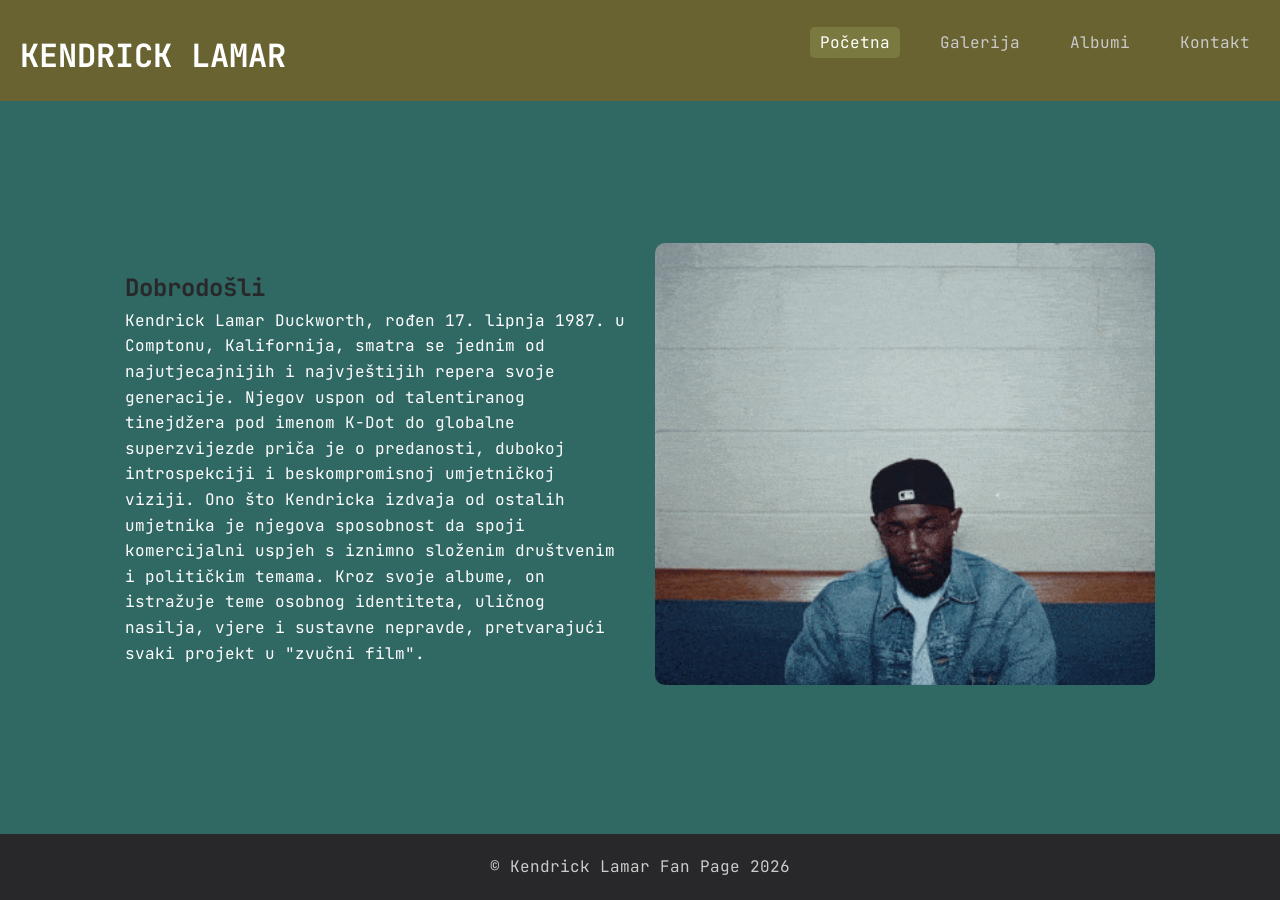
<file: index.html>
<!DOCTYPE html>
<html lang="en">
<head>
    <meta charset="UTF-8">
    <meta name="viewport" content="width=device-width, initial-scale=1.0">
    <title>Kendrick Lamar - Početna</title>
    <link rel="stylesheet" href="Styles\style.css">
    <link href="https://fonts.googleapis.com/css2?family=JetBrains+Mono&display=swap" rel="stylesheet">
    <link rel="icon" href="../Images/favicon.png">
</head>
<body>
    <header>
        <nav class="nav-container">
            <h1 class="kendrickTitle">KENDRICK LAMAR</h1>
            <ul class="nav-links">
                <li><a href="index.html" class="active">Početna</a></li>
                <li><a href="Pages\galerija.html">Galerija</a></li>
                <li><a href="Pages\albumi.html">Albumi</a></li>
                <li><a href="Pages\kontakt.html">Kontakt</a></li>
            </ul>
        </nav>
    </header>


     <main class="hero-section">
        <section class="intro">
            <h2>Dobrodošli</h2>
            <p>Kendrick Lamar Duckworth, rođen 17. lipnja 1987. u Comptonu, Kalifornija, smatra se jednim od najutjecajnijih i najvještijih repera svoje generacije. 
               Njegov uspon od talentiranog tinejdžera pod imenom K-Dot do globalne superzvijezde priča je o predanosti, dubokoj introspekciji i beskompromisnoj umjetničkoj viziji.
               Ono što Kendricka izdvaja od ostalih umjetnika je njegova sposobnost da spoji komercijalni uspjeh s iznimno složenim društvenim i političkim temama. 
               Kroz svoje albume, on istražuje teme osobnog identiteta, uličnog nasilja, vjere i sustavne nepravde, pretvarajući svaki projekt u "zvučni film".</p>
        </section>
        <section class="hero-image">
            <img src="Images/kendrick.gif" alt="Kendrick Lamar GIF" />
        </section>
    </main>

<footer>
    <p>&copy; Kendrick Lamar Fan Page <span id="year"></span></p>
</footer>

<script src="Scripts/script.js"></script>

</body>
</html>
</file>
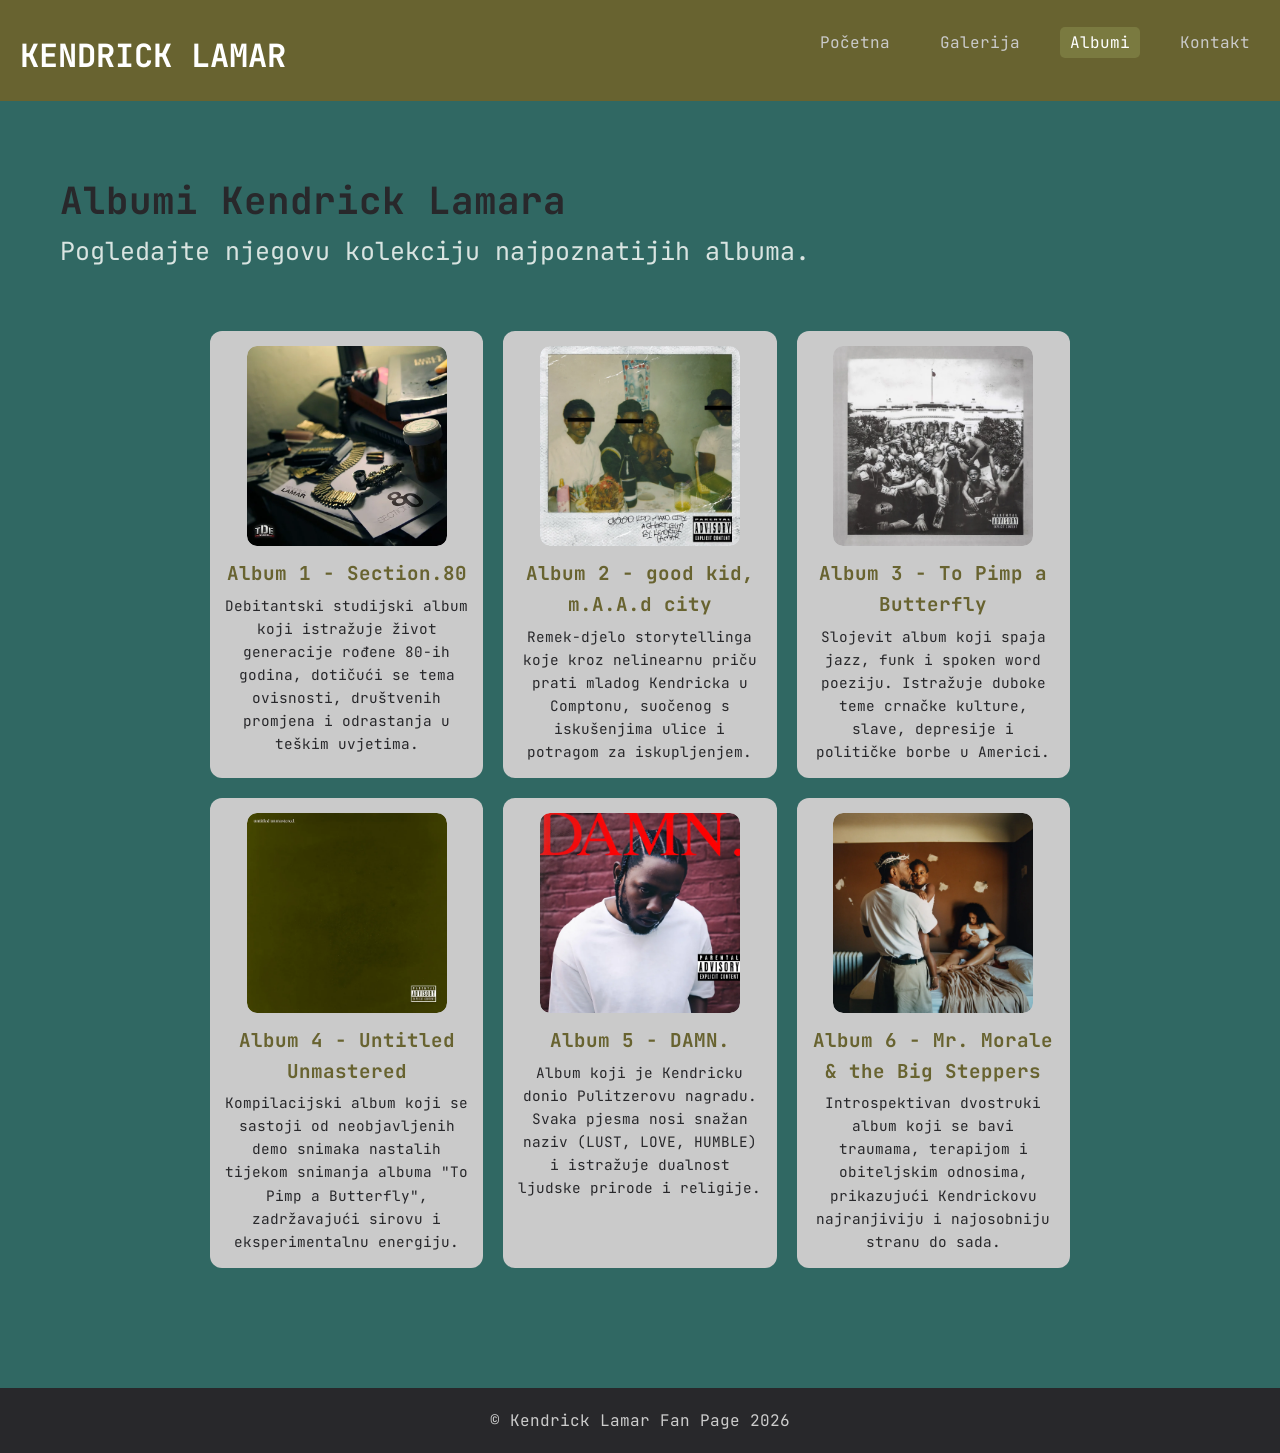
<file: Pages/albumi.html>
<!DOCTYPE html>
<html lang="en">
<head>
    <meta charset="UTF-8">
    <meta name="viewport" content="width=device-width, initial-scale=1.0">
    <title>Kendrick Lamar - Albumi</title>
    <link rel="stylesheet" href="..\Styles\style.css">
    <link href="https://fonts.googleapis.com/css2?family=JetBrains+Mono&display=swap" rel="stylesheet">
    <link rel="icon" href="../Images/favicon.png">
</head>
<body>
    <header>
        <nav class="nav-container">
            <h1 class="kendrickTitle">KENDRICK LAMAR</h1>
            <ul class="nav-links">
                <li><a href="..\index.html" >Početna</a></li>
                <li><a href="galerija.html">Galerija</a></li>
                <li><a href="albumi.html" class="active">Albumi</a></li>
                <li><a href="kontakt.html">Kontakt</a></li>
            </ul>
        </nav>
    </header>

   <main class="albums-all">
    <section class="albums-intro">
        <h2>Albumi Kendrick Lamara</h2>
        <p>Pogledajte njegovu kolekciju najpoznatijih albuma.</p>
    </section>

    <table class="albums-table">
        <tr>
            <!-- Album 1 -->
            <td class="album-cell">
                <a href="https://www.youtube.com/watch?v=nPSM781kxuo&list=PLFvR2bZRQluzfoKzuahtETA4BHAXquU9p" target="_blank">
                    <img src="../Images/Album covers/album cover 1.jpeg" alt="Album 1 - Cover" class="cover">
                    <img src="../Images/Album covers/vinyl 1.jpg" alt="Album 1 - Vinyl" class="vinyl">
                </a>
                <h3 class="album-title">Album 1 - Section.80</h3>
                <p class="album-desc">Debitantski studijski album koji istražuje život generacije rođene 80-ih godina, dotičući se tema ovisnosti, društvenih promjena i odrastanja u teškim uvjetima.</p>
            </td>

            <!-- Album 2 -->
            <td class="album-cell">
                <a href="https://www.youtube.com/watch?v=QyRmI1a6NCA&list=PLFvR2bZRQluxsElKifksCXcbDXbDscLEq" target="_blank">
                    <img src="../Images/Album covers/album cover 2.webp" alt="Album 2 - Cover" class="cover">
                    <img src="../Images//Album covers/vinyl 1.jpg" alt="Album 2 - Vinyl" class="vinyl">
                </a>
                <h3 class="album-title">Album 2 - good kid, m.A.A.d city</h3>
                <p class="album-desc">Remek-djelo storytellinga koje kroz nelinearnu priču prati mladog Kendricka u Comptonu, suočenog s iskušenjima ulice i potragom za iskupljenjem.</p>
            </td>
        
            <!-- Album 3 -->
            <td class="album-cell">
                <a href="https://www.youtube.com/watch?v=l9fN-8NjrvI&list=PL8YH4mOwWryUO4kxV36tPqkiaAr4_oJe5" target="_blank">
                    <img src="../Images/Album covers/album cover 3.webp" alt="Album 3 - Cover" class="cover">
                    <img src="../Images/Album covers/vinyl 1.jpg" alt="Album 3 - Vinyl" class="vinyl">
                </a>
                <h3 class="album-title">Album 3 - To Pimp a Butterfly</h3>
                <p class="album-desc">Slojevit album koji spaja jazz, funk i spoken word poeziju. Istražuje duboke teme crnačke kulture, slave, depresije i političke borbe u Americi.</p>
            </td>
        </tr>


        <tr>
            <!-- Album 4 -->
            <td class="album-cell">
                <a href="https://www.youtube.com/watch?v=07heOoXJBys&list=PLFvR2bZRQluxq7ecqixMvUxa__uHcCe5H" target="_blank">
                    <img src="../Images/Album covers/album cover 4.webp" alt="Album 4 - Cover" class="cover">
                    <img src="../Images/Album covers/vinyl 1.jpg" alt="Album 4 - Vinyl" class="vinyl">
                </a>
                <h3 class="album-title">Album 4 - Untitled Unmastered</h3>
                <p class="album-desc">Kompilacijski album koji se sastoji od neobjavljenih demo snimaka nastalih tijekom snimanja albuma "To Pimp a Butterfly", zadržavajući sirovu i eksperimentalnu energiju.</p>
            </td>
         
            <!-- Album 5 -->
            <td class="album-cell">
                <a href="https://www.youtube.com/watch?v=pltUZzEFLR0&list=PLrbUxSl4nExNkwtsO8J-1PsN86RxvrPrT" target="_blank">
                    <img src="../Images/Album covers/album cover 5.webp" alt="Album 5 - Cover" class="cover">
                    <img src="../Images/Album covers/vinyl 1.jpg" alt="Album 5 - Vinyl" class="vinyl">
                </a>
                <h3 class="album-title">Album 5 - DAMN.</h3>
                <p class="album-desc">Album koji je Kendricku donio Pulitzerovu nagradu. Svaka pjesma nosi snažan naziv (LUST, LOVE, HUMBLE) i istražuje dualnost ljudske prirode i religije.</p>
            </td>

            <!-- Album 6 -->
            <td class="album-cell">
                <a href="https://www.youtube.com/watch?v=5BSDUMRulV4&list=PLAAzJnlGC7QG7dLFXW9n6dQagHFBegER1" target="_blank">
                    <img src="../Images/Album covers/album cover 6.webp" alt="Album 6 - Cover" class="cover">
                    <img src="../Images/Album covers/vinyl 1.jpg" alt="Album 6 - Vinyl" class="vinyl">
                </a>
                <h3 class="album-title">Album 6 - Mr. Morale & the Big Steppers</h3>
                <p class="album-desc">Introspektivan dvostruki album koji se bavi traumama, terapijom i obiteljskim odnosima, prikazujući Kendrickovu najranjiviju i najosobniju stranu do sada.</p>
            </td>
        </tr>
        
    </table>
</main>

<footer>
    <p>&copy; Kendrick Lamar Fan Page <span id="year"></span></p>
</footer>

<script src="../Scripts/script.js"></script>
</body>
</html>
</file>
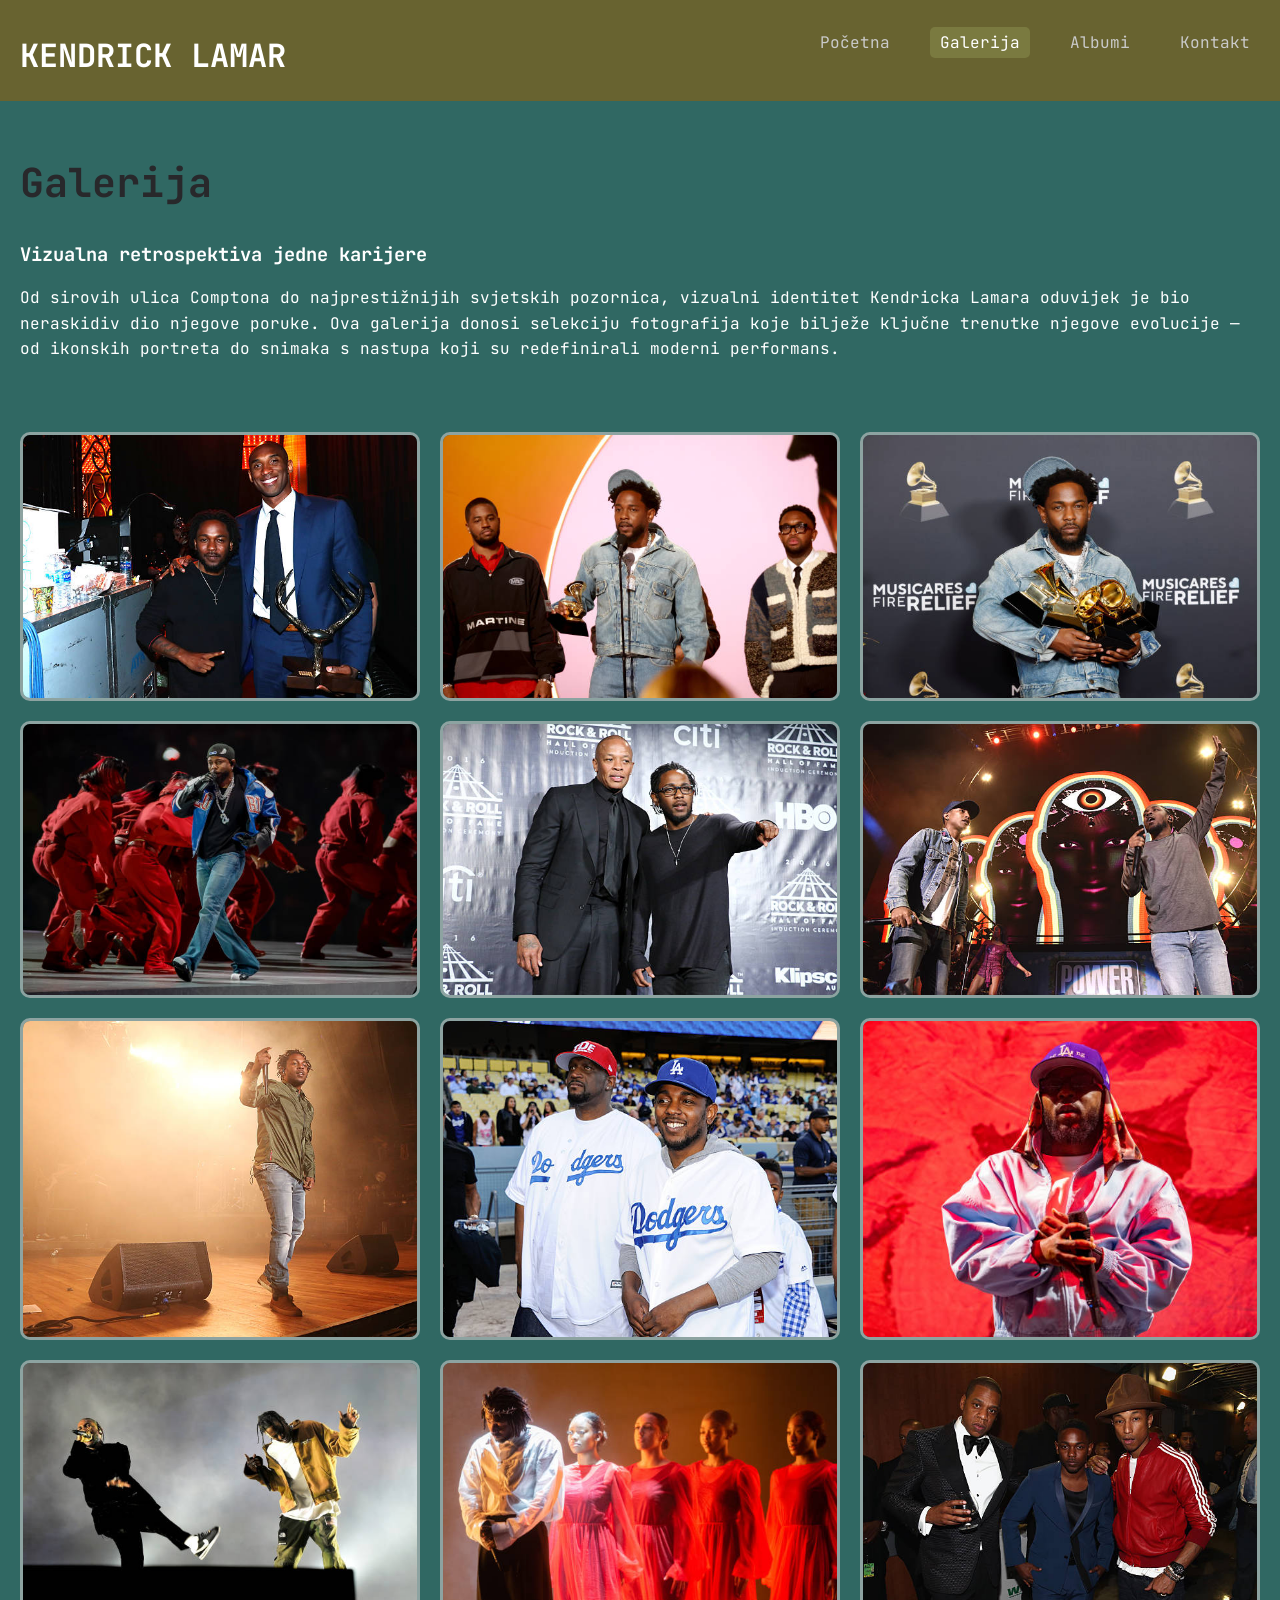
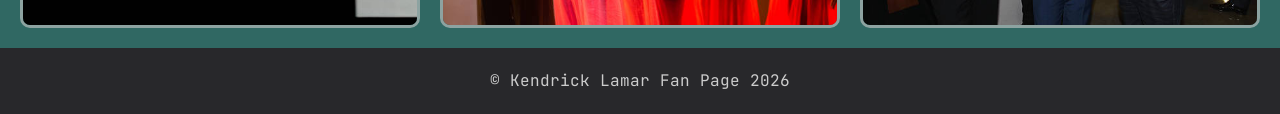
<file: Pages/galerija.html>
<!DOCTYPE html>
<html lang="en">
<head>
    <meta charset="UTF-8">
    <meta name="viewport" content="width=device-width, initial-scale=1.0">
    <title>Kendrick Lamar - Galerija</title>
    <link rel="stylesheet" href="..\Styles\style.css">
    <link rel="stylesheet" href="https://fonts.googleapis.com/css2?family=JetBrains+Mono&display=swap" >
    <link rel="icon" href="../Images/favicon.png">
</head>

<body>
    <header>
        <nav class="nav-container">
            <h1 class="kendrickTitle">KENDRICK LAMAR</h1>
            <ul class="nav-links">
                <li><a href="..\index.html">Početna</a></li>
                <li><a href="galerija.html" class="active">Galerija</a></li>
                <li><a href="albumi.html">Albumi</a></li>
                <li><a href="kontakt.html">Kontakt</a></li>
            </ul>
        </nav>
    </header>

    <main>
        <section class="gallery-intro">
            <h2>Galerija</h2>
            <h3>Vizualna retrospektiva jedne karijere</h3>
            <p>Od sirovih ulica Comptona do najprestižnijih svjetskih pozornica, vizualni identitet Kendricka Lamara oduvijek je bio neraskidiv dio njegove poruke.
               Ova galerija donosi selekciju fotografija koje bilježe ključne trenutke njegove evolucije — od ikonskih portreta do snimaka s nastupa koji su redefinirali moderni performans.</p>
        </section>

        <section class="gallery">
            <div class="gallery-item"><img src="../Images/Gallery pictures/kendrick 1.jpg" alt="Kendrick 1"></div>
            <div class="gallery-item"><img src="../Images/Gallery pictures/kendrick 2.jpg" alt="Kendrick 2"></div>
            <div class="gallery-item"><img src="../Images/Gallery pictures/kendrick 3.jpg" alt="Kendrick 3"></div>
            <div class="gallery-item"><img src="../Images/Gallery pictures/kendrick 4.jpg" alt="Kendrick 4"></div>
            <div class="gallery-item"><img src="../Images/Gallery pictures/kendrick 5.jpg" alt="Kendrick 5"></div>
            <div class="gallery-item"><img src="../Images/Gallery pictures/kendrick 6.jpg" alt="Kendrick 6"></div>
            <div class="gallery-item"><img src="../Images/Gallery pictures/kendrick 7.jpg" alt="Kendrick 7"></div>
            <div class="gallery-item"><img src="../Images/Gallery pictures/kendrick 8.jpg" alt="Kendrick 8"></div>
            <div class="gallery-item"><img src="../Images/Gallery pictures/kendrick 9.jpg" alt="Kendrick 9"></div>
            <div class="gallery-item"><img src="../Images/Gallery pictures/kendrick 10.jpg" alt="Kendrick 10"></div>
            <div class="gallery-item"><img src="../Images/Gallery pictures/kendrick 11.jpg" alt="Kendrick 11"></div>
            <div class="gallery-item"><img src="../Images/Gallery pictures/kendrick 12.jpg" alt="Kendrick 12"></div>
        </section>
    </main>

 <footer>
    <p>&copy; Kendrick Lamar Fan Page <span id="year"></span></p>
</footer>

<script src="../Scripts/script.js"></script>

</body>
</html>
</file>
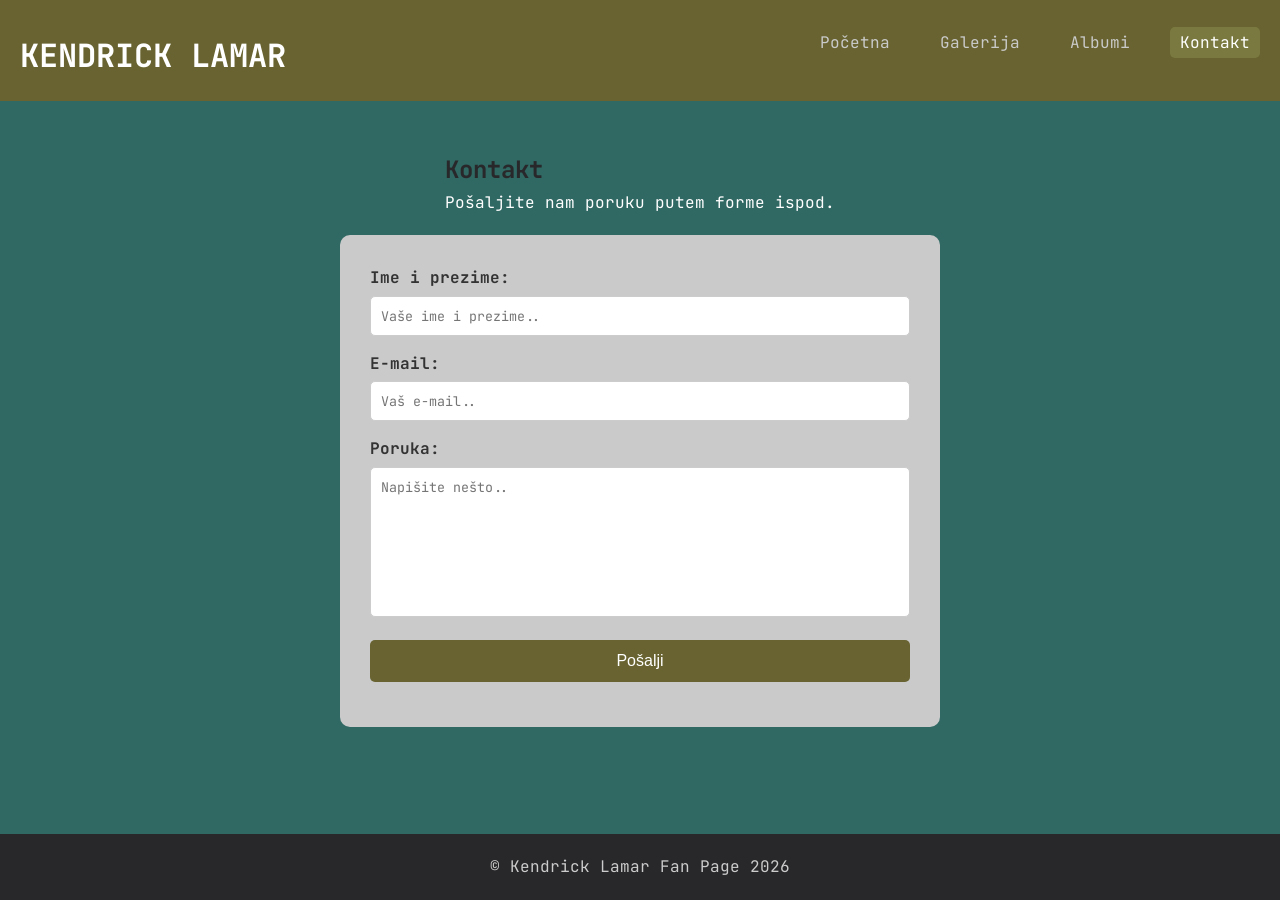
<file: Pages/kontakt.html>
<!DOCTYPE html>
<html lang="en">
<head>
    <meta charset="UTF-8">
    <meta name="viewport" content="width=device-width, initial-scale=1.0">
    <title>Kendrick Lamar - Kontakt</title>
    <link rel="stylesheet" href="..\Styles\style.css">
    <link href="https://fonts.googleapis.com/css2?family=JetBrains+Mono&display=swap" rel="stylesheet">
    <link rel="icon" href="../Images/favicon.png">
</head>
<body>

<header>
    <nav class="nav-container">
        <h1 class="kendrickTitle">KENDRICK LAMAR</h1>
        <ul class="nav-links">
            <li><a href="..\index.html">Početna</a></li>
            <li><a href="galerija.html">Galerija</a></li>
            <li><a href="albumi.html">Albumi</a></li>
            <li><a href="kontakt.html" class="active">Kontakt</a></li>
        </ul>
    </nav>
</header>

<main class="contact-section">
    <section class="contact-intro">
        <h2>Kontakt</h2>
        <p>Pošaljite nam poruku putem forme ispod.</p>
    </section>

    <section class="form-container">
        <form id="contactForm">
            <div class="form-group">
                <label for="name">Ime i prezime:</label>
                <input type="text" id="name" name="name" placeholder="Vaše ime i prezime.." required>
            </div>

            <div class="form-group">
                <label for="email">E-mail:</label>
                <input type="email" id="email" name="email" placeholder="Vaš e-mail.." required>
            </div>

            <div class="form-group">
                <label for="message">Poruka:</label>
                <textarea id="message" name="message" placeholder="Napišite nešto.." style="height:150px" required></textarea>
            </div>

            <button type="submit" class="submit-btn">Pošalji</button>
        </form>
        <div id="formFeedback"></div>
    </section>
</main>

<footer>
    <p>&copy; Kendrick Lamar Fan Page <span id="year"></span></p>
</footer>

<script src="../Scripts/script.js"></script>

</body>
</html>
</file>
